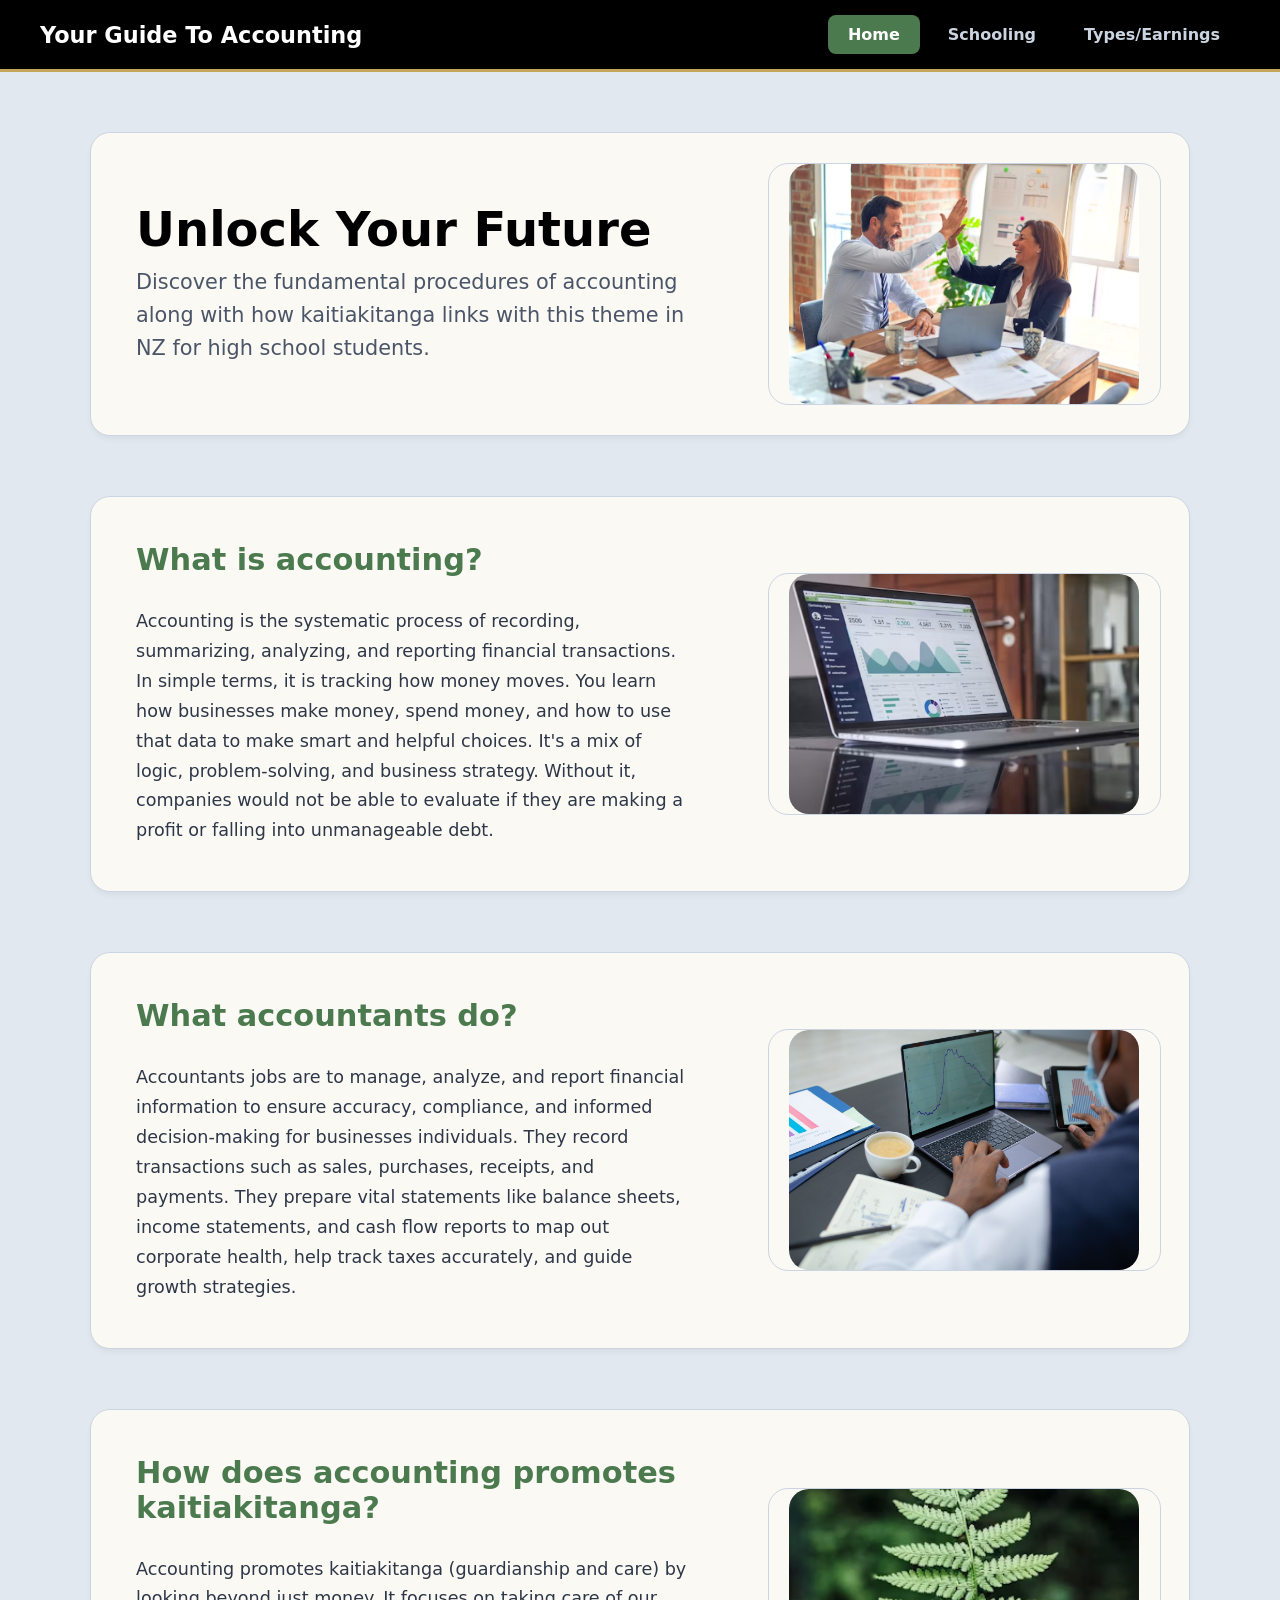
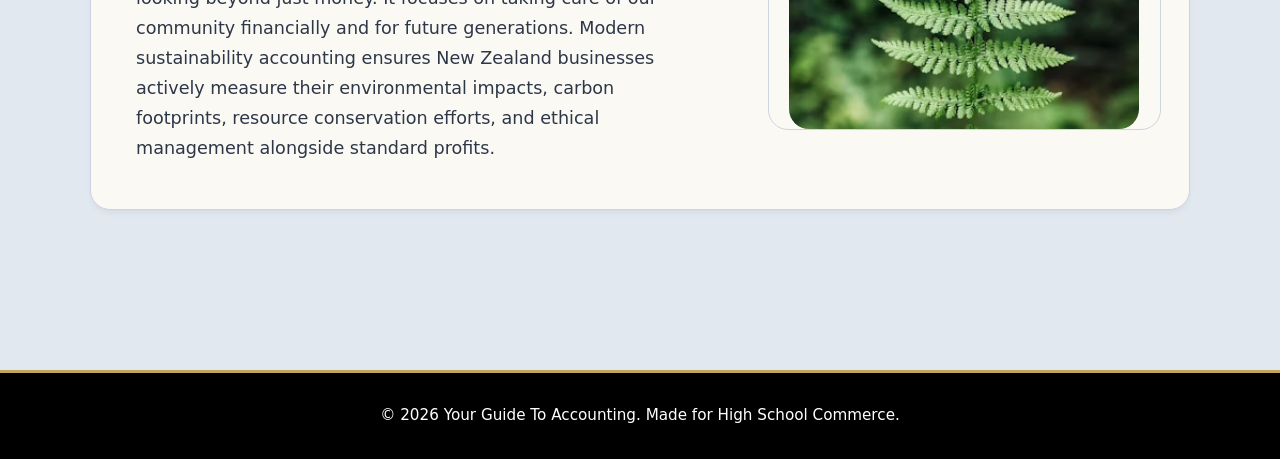
<file: index.html>
<!DOCTYPE html> 
<html lang="en"> 
<head>
    <meta charset="UTF-8" /> 
    <meta name="viewport" content="width=device-width, initial-scale=1.0" /> 
    <title>Your Guide To Accounting - Home</title> 
    <!-- This links this page to our style.css file for all the colors and fonts --> 
    <link rel="stylesheet" href="style.css" /> 
</head> 
<body id="top"> <!-- The id="top" lets us make a jump button at the bottom to snap back here --> 

    <!-- This is the top banner that holds the title and our menu links --> 
    <header class="header-container"> 
        <span class="site-title">Your Guide To Accounting</span> 
        <!-- This is the navigation bar menu. Clicking a link opens that page --> 
        <ul class="navbar"> 
            <li><a href="index.html" class="active">Home</a></li> 
            <li><a href="schooling.html">Schooling</a></li> 
            <li><a href="earnings.html">Types/Earnings</a></li> 
        </ul> 
    </header> 
     
    <!-- This main tag holds all the actual paragraphs and images for the page --> 
    <main class="container"> 
         
        <!-- Row 1: Intro block that puts text on the left and a picture on the right --> 
        <section class="content-row"> 
            <div class="text-block"> 
                <h1 class="hero-title">Unlock Your Future</h1> 
                <p class="hero-subtitle"> 
                    Discover the fundamental procedures of accounting along with how kaitiakitanga links with this theme in NZ for high school students. 
                </p> 
            </div> 
            <div class="image-block"> 
                <img src="assets/images/Teamwork.avif" alt="High school students collaborating on a project" /> 
            </div> 
        </section> 

        <!-- Row 2: What is accounting topic box --> 
        <section class="content-row"> 
            <div class="text-block"> 
                <h2>What is accounting?</h2> 
                <p> 
                    Accounting is the systematic process of recording, summarizing, analyzing, and reporting financial transactions. In simple terms, it is tracking how money moves. You learn how businesses make money, spend money, and how to use that data to make smart and helpful choices. It's a mix of logic, problem-solving, and business strategy. Without it, companies would not be able to evaluate if they are making a profit or falling into unmanageable debt. 
                </p> 
            </div> 
            <div class="image-block"> 
                <img src="assets/images/Computer-with-business-overview.avif" alt="Laptop displaying a financial spreadsheet on a desk" /> 
            </div> 
        </section> 
         
        <!-- Row 3: What accountants do topic box --> 
        <section class="content-row"> 
            <div class="text-block"> 
                <h2>What accountants do?</h2> 
                <p> 
                    Accountants jobs are to manage, analyze, and report financial information to ensure accuracy, compliance, and informed decision-making for businesses individuals. They record transactions such as sales, purchases, receipts, and payments. They prepare vital statements like balance sheets, income statements, and cash flow reports to map out corporate health, help track taxes accurately, and guide growth strategies. 
                </p> 
            </div> 
            <div class="image-block"> 
                <img src="assets/images/Computer-work.jpg" alt="Accountant analyzing financial reports at a desk" /> 
            </div> 
        </section> 

        <!-- Row 4: Kaitiakitanga topic box --> 
        <section class="content-row"> 
            <div class="text-block"> 
                <h2>How does accounting promotes kaitiakitanga?</h2> 
                <p> 
                    Accounting promotes kaitiakitanga (guardianship and care) by looking beyond just money. It focuses on taking care of our community financially and for future generations. Modern sustainability accounting ensures New Zealand businesses actively measure their environmental impacts, carbon footprints, resource conservation efforts, and ethical management alongside standard profits. 
                </p> 
            </div> 
            <div class="image-block"> 
                <img src="assets/images/Kaitiakitanga.avif" alt="Hand holding a green fern leaf" /> 
            </div> 
        </section> 

    </main> 

    <!-- This is the very bottom of our website with the copyright text --> 
    <footer class="site-footer"> 
        <p>&copy; 2026 Your Guide To Accounting. Made for High School Commerce.</p> 
    </footer> 

</body> 
</html>
</file>
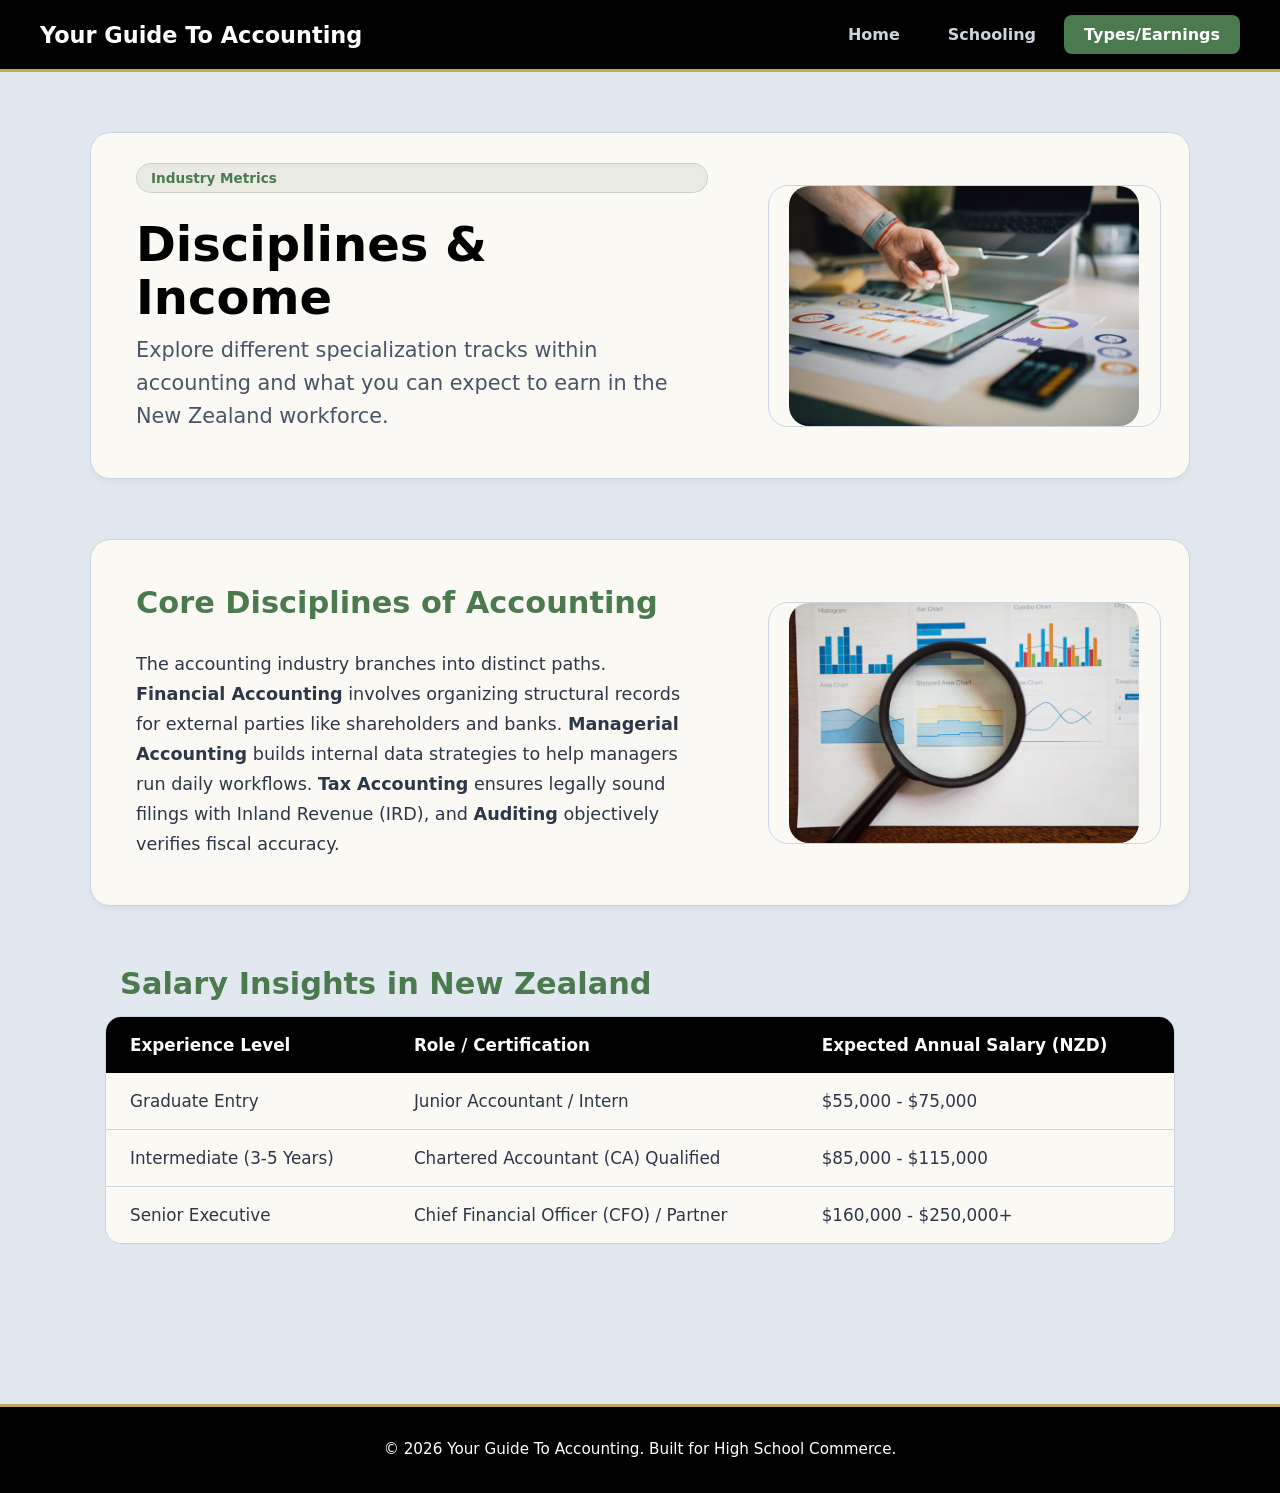
<file: earnings.html>
<!DOCTYPE html> 
<html lang="en"> 
<head> 
    <meta charset="UTF-8" /> 
    <meta name="viewport" content="width=device-width, initial-scale=1.0" /> 
    <title>Your Guide To Accounting - Types &amp; Earnings</title> 
    <link rel="stylesheet" href="style.css" /> 
</head> 
<body> 

    <!-- Top bar menu --> 
    <header class="header-container"> 
        <span class="site-title">Your Guide To Accounting</span> 
        <ul class="navbar"> 
            <li><a href="index.html">Home</a></li> 
            <li><a href="schooling.html">Schooling</a></li> 
            <li><a href="earnings.html" class="active">Types/Earnings</a></li> 
        </ul> 
    </header> 
     
    <main class="container"> 
         
        <!-- Main introduction section row --> 
        <section class="content-row"> 
            <div class="text-block"> 
                <span class="badge">Industry Metrics</span> 
                <h1 class="hero-title">Disciplines &amp; Income</h1> 
                <p class="hero-subtitle"> 
                    Explore different specialization tracks within accounting and what you can expect to earn in the New Zealand workforce. 
                </p> 
            </div> 
            <div class="image-block"> 
                <!-- FIX: Perfect path and capitals from your sidebar -->
                <img src="assets/images/Calculating-numbers.avif" alt="Hand writing calculations near a calculator on a business workspace" /> 
            </div> 
        </section> 

        <!-- Explaining the different types of accounting --> 
        <section class="content-row"> 
            <div class="text-block"> 
                <h2>Core Disciplines of Accounting</h2> 
                <p> 
                    The accounting industry branches into distinct paths. <strong>Financial Accounting</strong> involves organizing structural records for external parties like shareholders and banks. <strong>Managerial Accounting</strong> builds internal data strategies to help managers run daily workflows. <strong>Tax Accounting</strong> ensures legally sound filings with Inland Revenue (IRD), and <strong>Auditing</strong> objectively verifies fiscal accuracy. 
                </p> 
            </div> 
            <div class="image-block"> 
                <!-- FIX: Perfect path and capitals from your sidebar -->
                <img src="assets/images/Statistics-graphs.jpg" alt="A person working through dynamic corporate spreadsheets on a monitor" /> 
            </div> 
        </section> 
         
        <!-- This section creates a formatted data table to show salary info --> 
        <section class="table-section"> 
            <h2>Salary Insights in New Zealand</h2> 
            <div class="table-wrapper"> 
                <table class="data-table"> 
                    <thead> 
                        <tr> 
                            <th>Experience Level</th> 
                            <th>Role / Certification</th> 
                            <th>Expected Annual Salary (NZD)</th> 
                        </tr> 
                    </thead> 
                    <tbody> 
                        <tr> 
                            <td>Graduate Entry</td> 
                            <td>Junior Accountant / Intern</td> 
                            <td>$55,000 - $75,000</td> 
                        </tr> 
                        <tr> 
                            <td>Intermediate (3-5 Years)</td> 
                            <td>Chartered Accountant (CA) Qualified</td> 
                            <td>$85,000 - $115,000</td> 
                        </tr> 
                        <tr> 
                            <td>Senior Executive</td> 
                            <td>Chief Financial Officer (CFO) / Partner</td> 
                            <td>$160,000 - $250,000+</td> 
                        </tr> 
                    </tbody> 
                </table> 
            </div> 
        </section> 

    </main> 

    <footer class="site-footer"> 
        <p>&copy; 2026 Your Guide To Accounting. Built for High School Commerce.</p> 
    </footer> 

</body> 
</html>
</file>
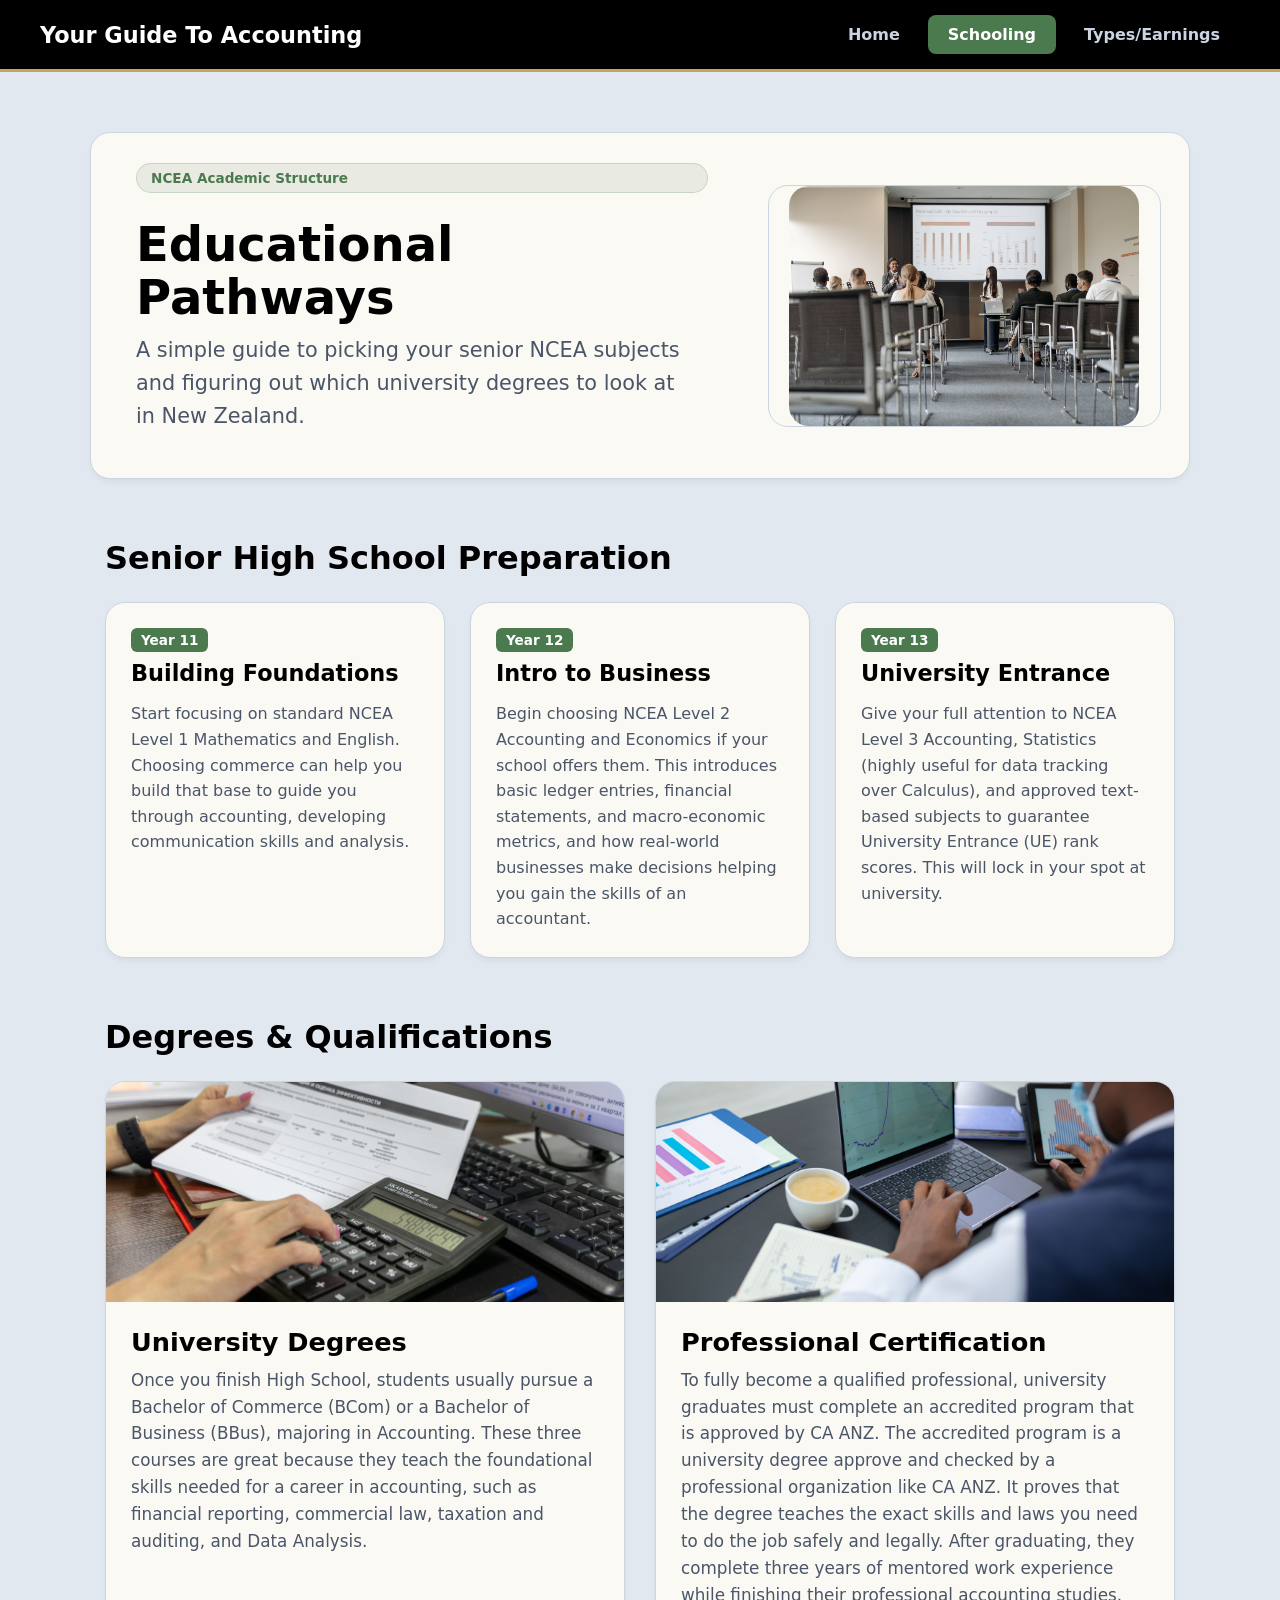
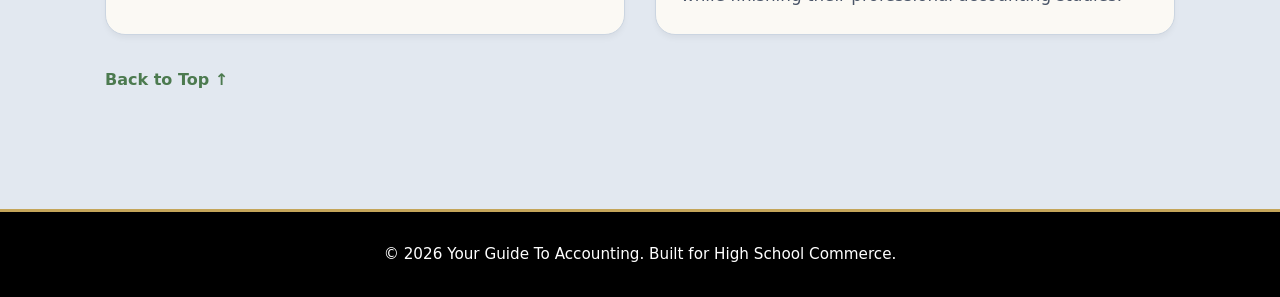
<file: schooling.html>
<!DOCTYPE html> 
<html lang="en"> 
<head> 
    <meta charset="UTF-8" /> 
    <meta name="viewport" content="width=device-width, initial-scale=1.0" /> 
    <title>Your Guide To Accounting - Schooling</title> 
    <link rel="stylesheet" href="style.css" /> 
</head> 
<body id="top"> 

    <!-- Top bar menu. It is identical to the one on the home page --> 
    <header class="header-container"> 
        <span class="site-title">Your Guide To Accounting</span> 
        <ul class="navbar"> 
            <li><a href="index.html">Home</a></li> 
            <li><a href="schooling.html" class="active">Schooling</a></li> 
            <li><a href="earnings.html">Types/Earnings</a></li> 
        </ul> 
    </header> 
     
    <main class="container"> 
         
        <!-- Top banner introducing the schooling page --> 
        <section class="content-row"> 
            <div class="text-block"> 
                <span class="badge">NCEA Academic Structure</span> 
                <h1 class="hero-title">Educational Pathways</h1> 
                <p class="hero-subtitle"> 
                    A simple guide to picking your senior NCEA subjects and figuring out which university degrees to look at in New Zealand. 
                </p> 
            </div> 
            <div class="image-block"> 
                <!-- FIX: Perfect path and capitals from your sidebar -->
                <img src="assets/images/Business-presentation.jpg" alt="Students sitting and listening in a lecture hall setup" /> 
            </div> 
        </section> 

        <!-- This section uses three side-by-side cards to show the NCEA steps --> 
        <section> 
            <h2 class="section-divider-title">Senior High School Preparation</h2> 
            <div class="timeline-container"> 
                 
                <!-- Card for Year 11 --> 
                <div class="timeline-card"> 
                    <div class="card-header"> 
                        <span class="step-number">Year 11</span> 
                        <span class="step-title">Building Foundations</span> 
                    </div> 
                    <p>Start focusing on standard NCEA Level 1 Mathematics and English. Choosing commerce can help you build that base to guide you through accounting, developing communication skills and analysis.</p> 
                </div> 

                <!-- Card for Year 12 --> 
                <div class="timeline-card"> 
                    <div class="card-header"> 
                        <span class="step-number">Year 12</span> 
                        <span class="step-title">Intro to Business</span> 
                    </div> 
                    <p>Begin choosing NCEA Level 2 Accounting and Economics if your school offers them. This introduces basic ledger entries, financial statements, and macro-economic metrics, and how real-world businesses make decisions helping you gain the skills of an accountant.</p> 
                </div> 

                <!-- Card for Year 13 --> 
                <div class="timeline-card"> 
                    <div class="card-header"> 
                        <span class="step-number">Year 13</span> 
                        <span class="step-title">University Entrance</span> 
                    </div> 
                    <p>Give your full attention to NCEA Level 3 Accounting, Statistics (highly useful for data tracking over Calculus), and approved text-based subjects to guarantee University Entrance (UE) rank scores. This will lock in your spot at university.</p> 
                </div> 

            </div> 
        </section> 

        <!-- This section splits the university and CA info into two columns --> 
        <section> 
            <h2 class="section-divider-title">Degrees &amp; Qualifications</h2> 
            <div class="info-grid"> 
                 
                <!-- University Card --> 
                <div class="grid-card"> 
                    <div class="grid-image"> 
                        <!-- FIX: Perfect path and capitals from your sidebar -->
                        <img src="assets/images/Working-on-computer.jpg" alt="Student using a laptop on a university campus desk" /> 
                    </div> 
                    <div class="grid-content"> 
                        <h3>University Degrees</h3> 
                        <p>Once you finish High School, students usually pursue a Bachelor of Commerce (BCom) or a Bachelor of Business (BBus), majoring in Accounting. These three courses are great because they teach the foundational skills needed for a career in accounting, such as financial reporting, commercial law, taxation and auditing, and Data Analysis.</p> 
                    </div> 
                </div> 

                <!-- Professional Certification Card --> 
                <div class="grid-card"> 
                    <div class="grid-image"> 
                        <!-- FIX: Perfect path and capitals from your sidebar -->
                        <img src="assets/images/Computer-work.jpg" alt="Close up of a student typing code and notes on a laptop" /> 
                    </div> 
                    <div class="grid-content"> 
                        <h3>Professional Certification</h3> 
                        <p>To fully become a qualified professional, university graduates must complete an accredited program that is approved by CA ANZ. The accredited program is a university degree approve and checked by a professional organization like CA ANZ. It proves that the degree teaches the exact skills and laws you need to do the job safely and legally. After graduating, they complete three years of mentored work experience while finishing their professional accounting studies.</p> 
                    </div> 
                </div> 

            </div> 
        </section> 

        <!-- Clicking this link jumps the user right back to the top of the page --> 
        <a href="#top" class="top-link">Back to Top &uarr;</a> 

    </main> 

    <footer class="site-footer"> 
        <p>&copy; 2026 Your Guide To Accounting. Built for High School Commerce.</p> 
    </footer> 

</body> 
</html>
</file>
<file: style.css>
/* GENERAL STYLES FOR THE WHOLE PAGE */
body { 
    margin: 0; 
    padding: 0; 
    font-family: system-ui, -apple-system, BlinkMacSystemFont, "Segoe UI", Roboto, sans-serif;
    background-color: #e2e8f0; /* Soft silver grey background canvas */
    color: #000000;            
}

h1 {
    color: #000000;
}

h2 {
    color: #4C7A4F;            /* Section titles use your Kawakawa Green */
    font-size: 1.9rem;
    margin: 15px;
    font-weight: 700;
}

p {
    font-size: 1.1rem;
    line-height: 1.7; 
    margin: 15px;
    color: #2d3748;            /* Dark charcoal text for comfortable reading */
}

/* TOP BAR MENU AND BUTTON STYLES */
.header-container {
    display: flex;
    justify-content: space-between; 
    align-items: center;
    background-color: #000000;      /* Pure black navigation header bar */
    padding: 5px 40px;
    border-bottom: 3px solid #C4A55A; /* Gold ribbon indicator under the navbar */
}

.site-title {
    font-size: 1.4rem;
    font-weight: bold;
    color: #ffffff;
}

.navbar {
    list-style-type: none; 
    margin: 0; 
    padding: 10px 0; 
    display: flex;         
    gap: 8px;              
}

.navbar li a { 
    display: block; 
    color: #cbd5e1; 
    text-align: center; 
    padding: 10px 20px; 
    text-decoration: none; 
    font-weight: 600;
    transition: all 0.2s ease; 
}

/* This triggers when the user hovers their mouse cursor over a menu item */
.navbar li a:hover { 
    color: #C4A55A; /* Menu links slide into Gold on hover */
}

/* This colors the button for whatever page the user is currently looking at */
.navbar li a.active {
    color: #ffffff;
    background-color: #4C7A4F; /* Current page tag matches your Green hex */
    border-radius: 8px;
}

/* TWO COLUMN CONTENT ROW STYLES (TEXT + IMAGE SIDE-BY-SIDE) */
.container {
    max-width: 1100px; 
    margin: 0 auto;    
    padding: 20px;
    margin-top: 40px;
}

.content-row {
    display: grid;
    grid-template-columns: 1.2fr 0.8fr; 
    gap: 60px;
    align-items: center;
    margin-bottom: 60px;
    background-color: #fbf9f4; /* Clean cream beige inside content boxes */
    padding: 30px;
    border-radius: 20px;
    border: 1px solid #cbd5e1;
    box-shadow: 0 4px 6px -1px rgba(0, 0, 0, 0.05);
}

.text-block {
    display: flex;
    flex-direction: column;
    justify-content: center;
}

.image-block {
    width: 100%;
    display: flex;
    justify-content: center;
    overflow: hidden; 
    border-radius: 20px;
    border: 1px solid #cbd5e1;
}

.image-block img {
    width: 100%;
    max-width: 350px;
    height: 240px;       
    object-fit: cover;   
    border-radius: 20px; 
    transition: transform 0.4s ease; 
}

.image-block:hover img {
    transform: scale(1.05); 
}

.hero-title {
    font-size: 3rem;
    font-weight: 800;
    margin: 15px 15px 5px 15px;
    line-height: 1.1;
}

.hero-subtitle {
    color: #4a5568;
    font-size: 1.3rem;
    font-weight: normal;
    line-height: 1.6;
    margin: 5px 15px 15px 15px;
}

/* SCHOOLING PATHWAY TIMELINE AND GRID STYLES */
.badge {
    display: inline-block;
    background-color: rgba(76, 122, 79, 0.1); /* Subtle green tint glow capsule */
    color: #4C7A4F;                           /* Green badge typography text */
    padding: 6px 14px;
    border-radius: 100px;
    font-size: 0.85rem;
    font-weight: 600;
    margin-bottom: 10px;
    border: 1px solid rgba(76, 122, 79, 0.2);
    margin-left: 15px;
}

.section-divider-title {
    font-size: 2rem;
    color: #000000;
    font-weight: bold;
    margin: 60px 15px 25px 15px;
}

.timeline-container {
    display: grid;
    grid-template-columns: repeat(3, 1fr);
    gap: 25px;
    margin: 15px;
}

.timeline-card {
    background-color: #fbf9f4; /* Clean cream beige background for timeline cards */
    padding: 25px;
    border-radius: 20px;
    border: 1px solid #cbd5e1;
    box-shadow: 0 4px 6px -1px rgba(0, 0, 0, 0.05);
    transition: all 0.3s ease;
}

.timeline-card:hover {
    transform: translateY(-5px); 
    border-color: #4C7A4F; /* Cards light up green on mouse focus hover */
}

.card-header {
    display: flex;
    flex-direction: column;
    gap: 8px;
    margin-bottom: 15px;
}

.step-number {
    align-self: flex-start;
    background-color: #4C7A4F; /* Year tag boxes filled with Kawakawa Green */
    color: #ffffff;
    font-weight: bold;
    font-size: 0.85rem;
    padding: 4px 10px;
    border-radius: 6px;
}

.step-title {
    color: #000000;
    font-size: 1.4rem;
    font-weight: bold;
}

.timeline-card p {
    margin: 0;
    font-size: 1rem;
    color: #4a5568;
    line-height: 1.6;
}

/* INFO GRID ARCHITECTURE */
.info-grid {
    display: grid;
    grid-template-columns: 1fr 1fr;
    gap: 30px;
    margin: 15px;
}

.grid-card {
    background-color: #fbf9f4; /* Clean cream beige backdrop for university path blocks */
    border-radius: 20px;
    overflow: hidden;
    border: 1px solid #cbd5e1;
    box-shadow: 0 4px 6px -1px rgba(0, 0, 0, 0.05);
    transition: border-color 0.3s ease;
}

.grid-card:hover {
    border-color: #4C7A4F; /* University path cards highlight green on hover */
}

.grid-image {
    overflow: hidden;
    width: 100%;
    height: 220px;
}

.grid-image img {
    width: 100%;
    height: 100%;
    object-fit: cover;
    transition: transform 0.4s ease;
}

.grid-card:hover .grid-image img {
    transform: scale(1.05);
}

.grid-content {
    padding: 25px;
}

.grid-content h3 {
    margin: 0 0 10px 0;
    color: #000000;
    font-size: 1.6rem;
    font-weight: bold;
}

.grid-content p {
    margin: 0;
    font-size: 1.05rem;
    color: #4a5568;
    line-height: 1.6;
}

.top-link {
    color: #4C7A4F; /* Back to top links set to Kawakawa Green */
    text-decoration: none;
    font-size: 1rem;
    font-weight: 600;
    margin: 20px 15px;
    display: inline-block;
    transition: color 0.2s ease;
}

.top-link:hover {
    color: #C4A55A; /* Link turns Gold when hovered */
}

/* SALARY DATA TABLE STYLES */
.table-section {
    margin: 60px 15px;
}

.table-wrapper {
    overflow-x: auto; 
    border-radius: 16px;
    border: 1px solid #cbd5e1;
}

.data-table {
    width: 100%;
    border-collapse: collapse; 
    background-color: #fbf9f4; /* Data table body background uses cream beige */
    text-align: left;
    font-size: 1.05rem;
}

.data-table th {
    background-color: #000000; /* Table row heading banner set to pure black */
    color: #ffffff;            
    padding: 18px 24px;
    font-weight: 600;
}

.data-table td {
    padding: 18px 24px;
    border-bottom: 1px solid #cbd5e1;
    color: #2d3748;
}

.data-table tbody tr:last-child td {
    border-bottom: none; 
}

.data-table tbody tr:hover td {
    color: #000000;
    background-color: rgba(76, 122, 79, 0.03); /* Soft row tracking hover tint */
}

/* SITE FOOTER AREA STYLES */
.site-footer {
    text-align: center;
    padding: 30px;
    margin-top: 80px;
    border-top: 3px solid #C4A55A; /* Gold crown divider line above footer */
    background-color: #000000;     /* Solid black layout footer row wrap block */
}

.site-footer p {
    font-size: 0.95rem;
    color: #ffffff;
    margin: 0;
}
</file>
